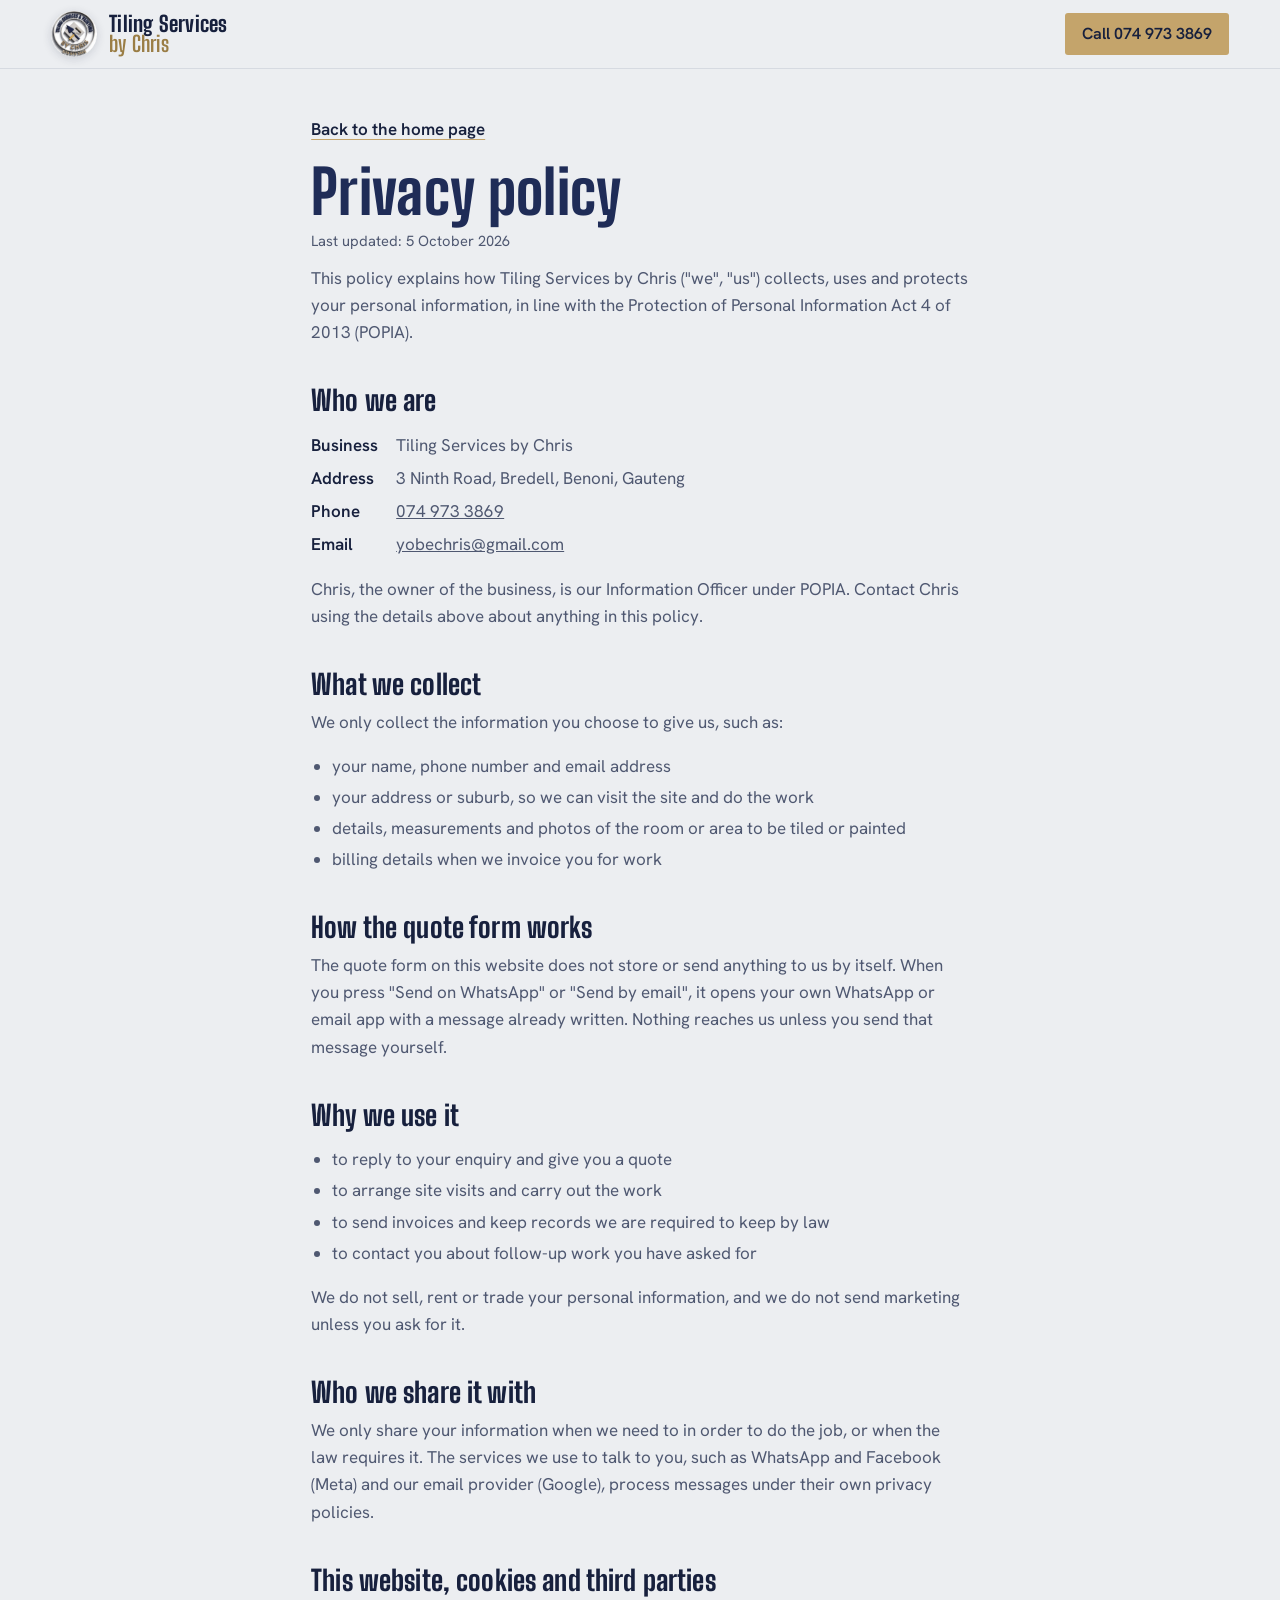
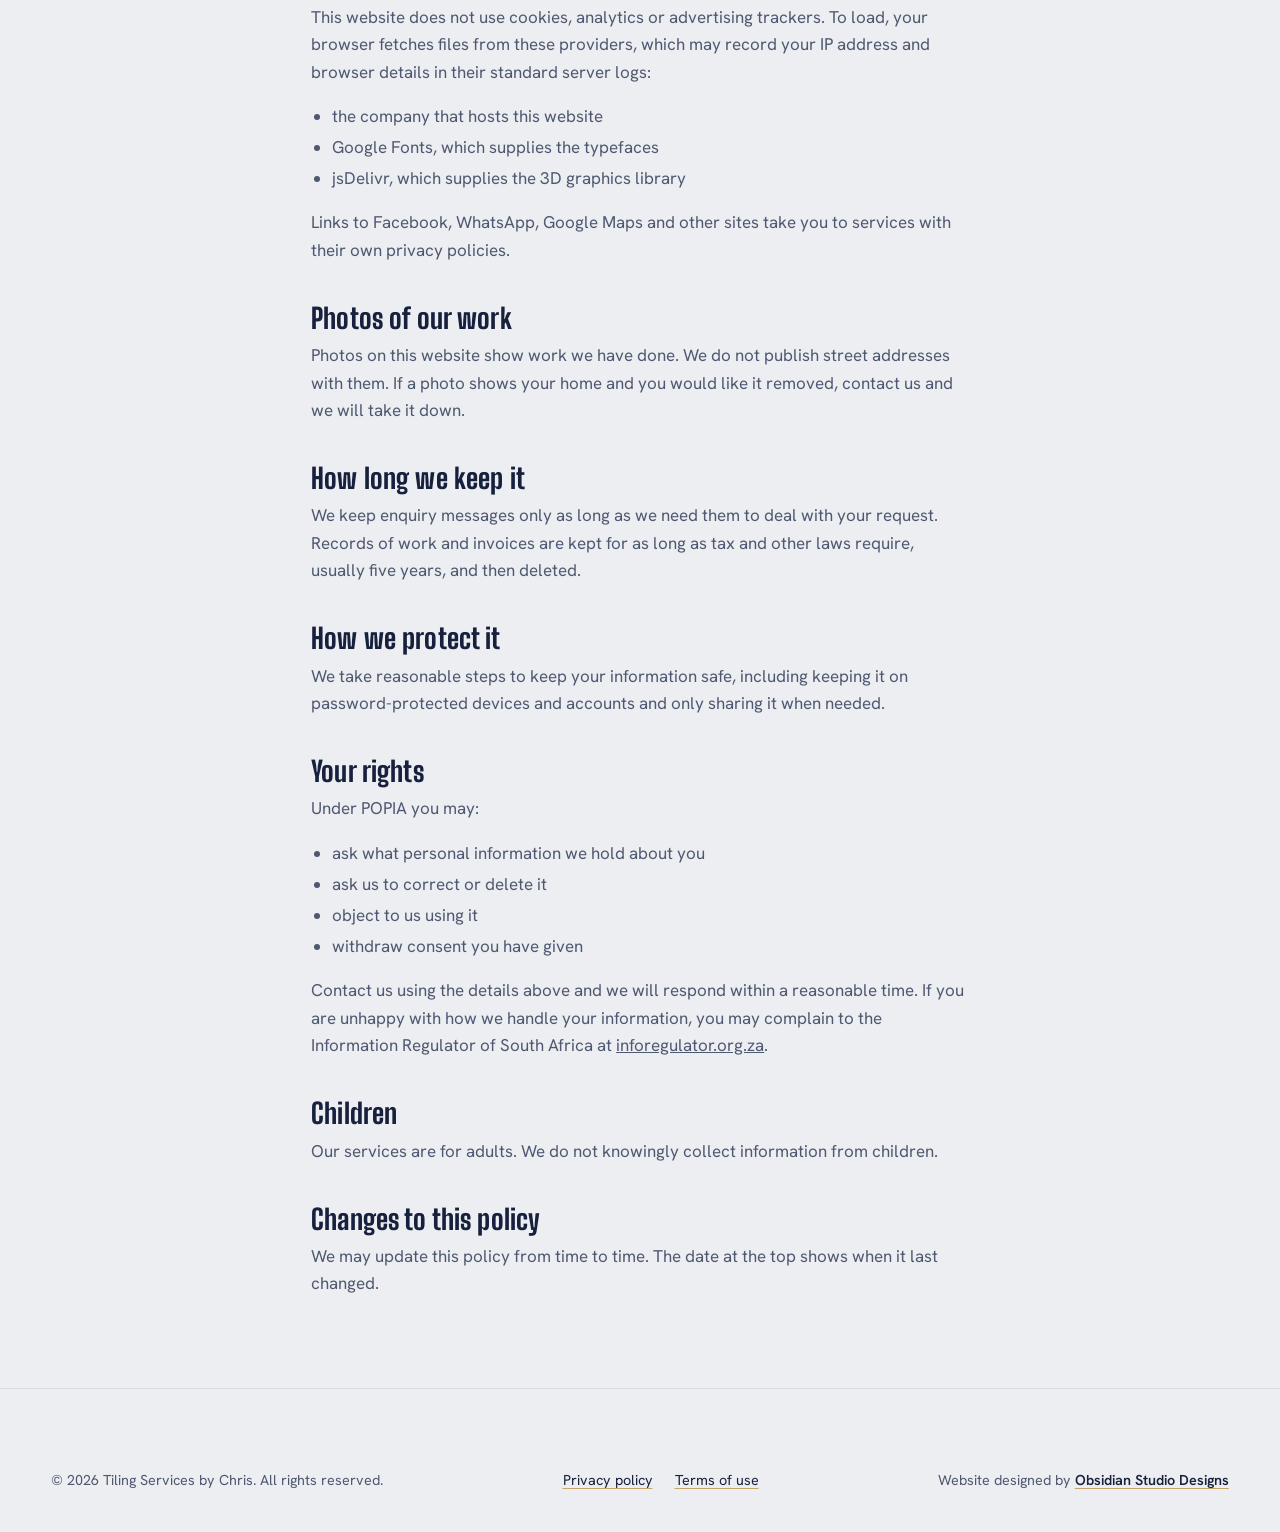
<file: privacy.html>
<!doctype html>
<html lang="en-ZA">
<head>
  <meta charset="utf-8">
  <meta name="viewport" content="width=device-width, initial-scale=1, viewport-fit=cover">
  <title>Privacy Policy | Tiling Services by Chris, Benoni</title>
  <meta name="description" content="How Tiling Services by Chris collects, uses and protects your personal information under the Protection of Personal Information Act (POPIA).">
  <link rel="canonical" href="https://obsidianstudiodesigns.github.io/TilingServicesByChris/privacy.html">
  <meta name="theme-color" content="#1f2c57">
  <link rel="icon" href="assets/brand/favicon-32.png" type="image/png" sizes="32x32">
  <link rel="apple-touch-icon" href="assets/brand/apple-touch-icon.png">
  <meta property="og:title" content="Privacy Policy | Tiling Services by Chris">
  <meta property="og:image" content="https://obsidianstudiodesigns.github.io/TilingServicesByChris/assets/brand/og-image.jpg">
  <link rel="preconnect" href="https://fonts.googleapis.com">
  <link rel="preconnect" href="https://fonts.gstatic.com" crossorigin>
  <link href="https://fonts.googleapis.com/css2?family=Big+Shoulders+Display:wght@600;700;800&family=Hanken+Grotesk:ital,wght@0,400;0,500;0,600;0,700;1,400&display=swap" rel="stylesheet">
  <link rel="stylesheet" href="css/styles.css?v=6">
</head>
<body class="legal-page">
  <header class="site-header is-solid">
    <a class="brand" href="./" aria-label="Tiling Services by Chris home page">
      <img src="assets/brand/logo-mark-256.png" alt="" width="256" height="256">
      <span class="brand-name">Tiling Services <span>by Chris</span></span>
    </a>
    <a class="btn btn-gold header-cta" href="tel:+27749733869">Call 074 973 3869</a>
  </header>

  <main class="legal-main">
    <a class="back-link" href="./">Back to the home page</a>
    <h1>Privacy policy</h1>
    <p class="updated">Last updated: 5 October 2026</p>

    <p>This policy explains how Tiling Services by Chris ("we", "us") collects, uses and protects your personal information, in line with the Protection of Personal Information Act 4 of 2013 (POPIA).</p>

    <h2>Who we are</h2>
    <dl>
      <dt>Business</dt><dd>Tiling Services by Chris</dd>
      <dt>Address</dt><dd>3 Ninth Road, Bredell, Benoni, Gauteng</dd>
      <dt>Phone</dt><dd><a href="tel:+27749733869">074 973 3869</a></dd>
      <dt>Email</dt><dd><a href="mailto:yobechris@gmail.com">yobechris@gmail.com</a></dd>
    </dl>
    <p>Chris, the owner of the business, is our Information Officer under POPIA. Contact Chris using the details above about anything in this policy.</p>

    <h2>What we collect</h2>
    <p>We only collect the information you choose to give us, such as:</p>
    <ul>
      <li>your name, phone number and email address</li>
      <li>your address or suburb, so we can visit the site and do the work</li>
      <li>details, measurements and photos of the room or area to be tiled or painted</li>
      <li>billing details when we invoice you for work</li>
    </ul>

    <h2>How the quote form works</h2>
    <p>The quote form on this website does not store or send anything to us by itself. When you press "Send on WhatsApp" or "Send by email", it opens your own WhatsApp or email app with a message already written. Nothing reaches us unless you send that message yourself.</p>

    <h2>Why we use it</h2>
    <ul>
      <li>to reply to your enquiry and give you a quote</li>
      <li>to arrange site visits and carry out the work</li>
      <li>to send invoices and keep records we are required to keep by law</li>
      <li>to contact you about follow-up work you have asked for</li>
    </ul>
    <p>We do not sell, rent or trade your personal information, and we do not send marketing unless you ask for it.</p>

    <h2>Who we share it with</h2>
    <p>We only share your information when we need to in order to do the job, or when the law requires it. The services we use to talk to you, such as WhatsApp and Facebook (Meta) and our email provider (Google), process messages under their own privacy policies.</p>

    <h2>This website, cookies and third parties</h2>
    <p>This website does not use cookies, analytics or advertising trackers. To load, your browser fetches files from these providers, which may record your IP address and browser details in their standard server logs:</p>
    <ul>
      <li>the company that hosts this website</li>
      <li>Google Fonts, which supplies the typefaces</li>
      <li>jsDelivr, which supplies the 3D graphics library</li>
    </ul>
    <p>Links to Facebook, WhatsApp, Google Maps and other sites take you to services with their own privacy policies.</p>

    <h2>Photos of our work</h2>
    <p>Photos on this website show work we have done. We do not publish street addresses with them. If a photo shows your home and you would like it removed, contact us and we will take it down.</p>

    <h2>How long we keep it</h2>
    <p>We keep enquiry messages only as long as we need them to deal with your request. Records of work and invoices are kept for as long as tax and other laws require, usually five years, and then deleted.</p>

    <h2>How we protect it</h2>
    <p>We take reasonable steps to keep your information safe, including keeping it on password-protected devices and accounts and only sharing it when needed.</p>

    <h2>Your rights</h2>
    <p>Under POPIA you may:</p>
    <ul>
      <li>ask what personal information we hold about you</li>
      <li>ask us to correct or delete it</li>
      <li>object to us using it</li>
      <li>withdraw consent you have given</li>
    </ul>
    <p>Contact us using the details above and we will respond within a reasonable time. If you are unhappy with how we handle your information, you may complain to the Information Regulator of South Africa at <a href="https://inforegulator.org.za" target="_blank" rel="noopener">inforegulator.org.za</a>.</p>

    <h2>Children</h2>
    <p>Our services are for adults. We do not knowingly collect information from children.</p>

    <h2>Changes to this policy</h2>
    <p>We may update this policy from time to time. The date at the top shows when it last changed.</p>
  </main>

  <footer class="site-footer">
    <div class="footer-legal">
      <p>© <span>2026</span> Tiling Services by Chris. All rights reserved.</p>
      <nav class="legal-links" aria-label="Legal">
        <a href="privacy.html" aria-current="page">Privacy policy</a>
        <a href="terms.html">Terms of use</a>
      </nav>
      <p class="credit">Website designed by <a href="https://obsidianstudiodesigns.co.za/" target="_blank" rel="noopener">Obsidian Studio Designs</a></p>
    </div>
  </footer>
</body>
</html>
</file>
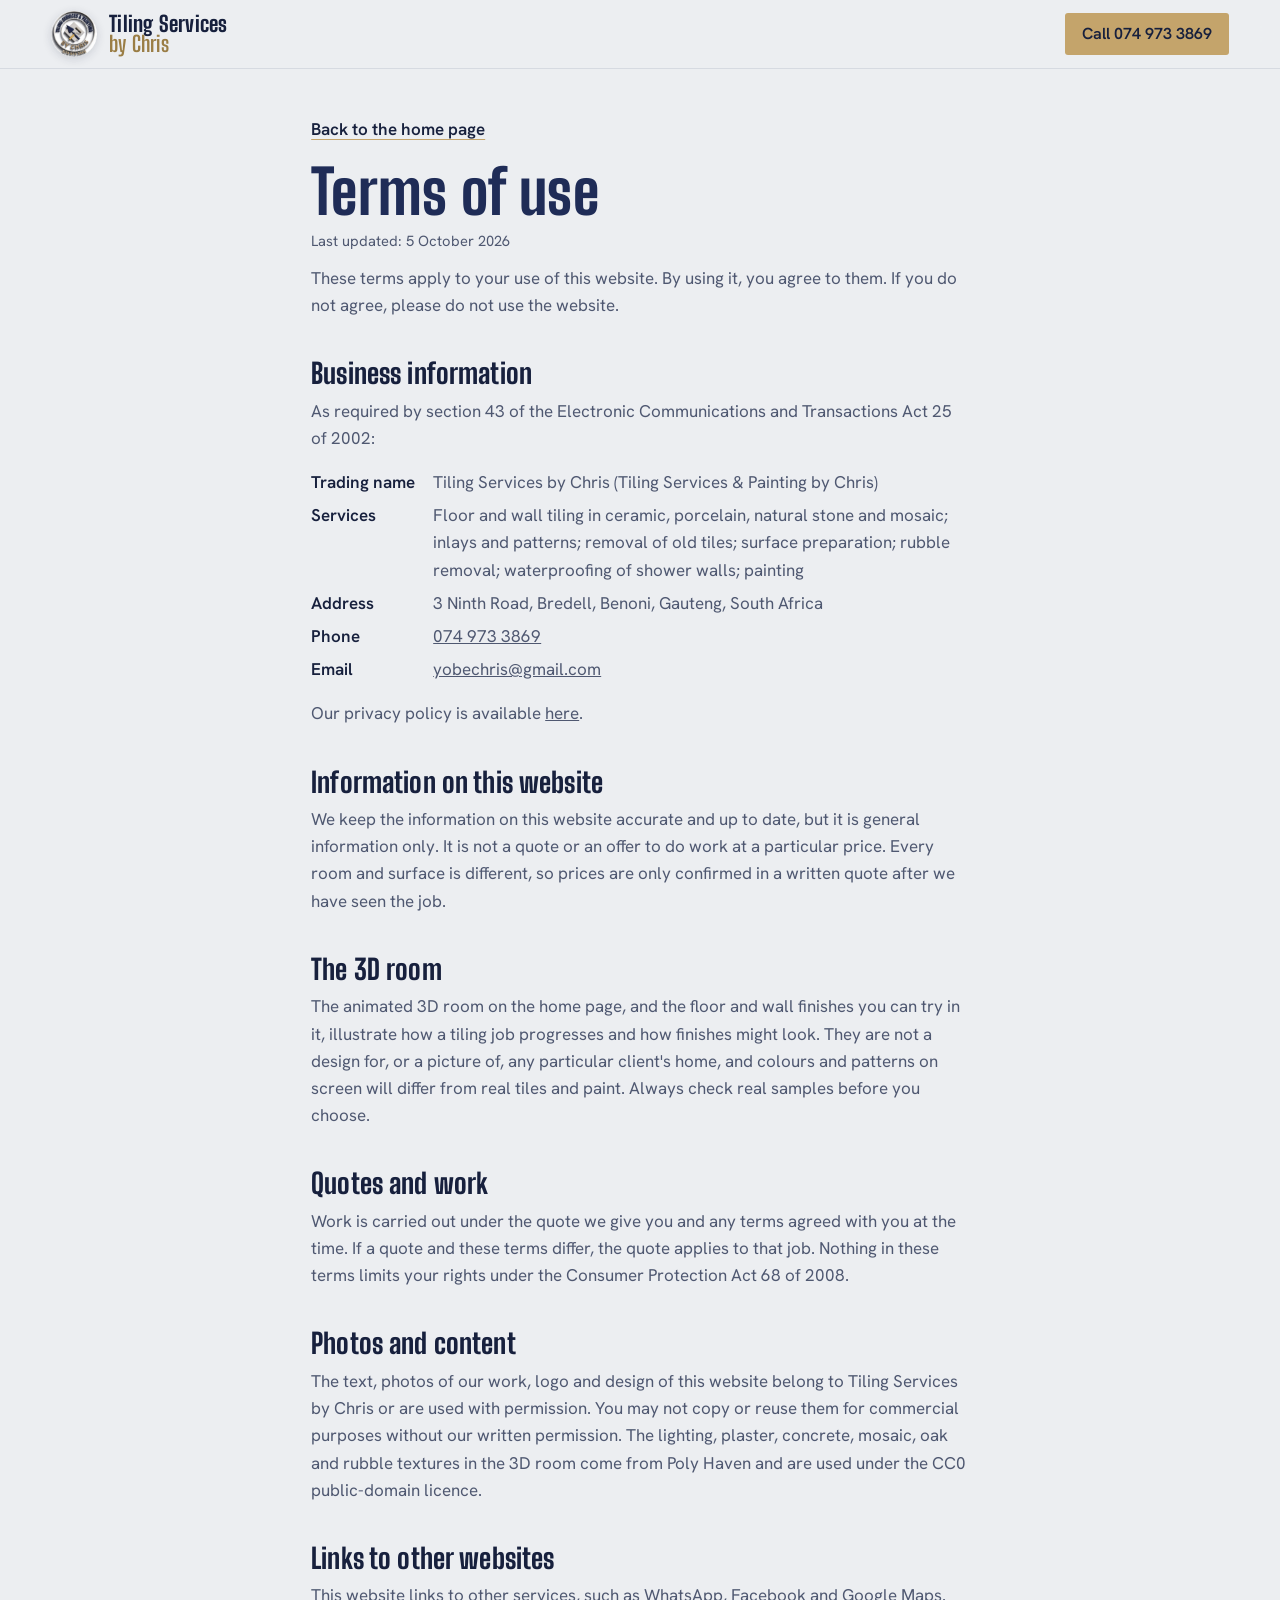
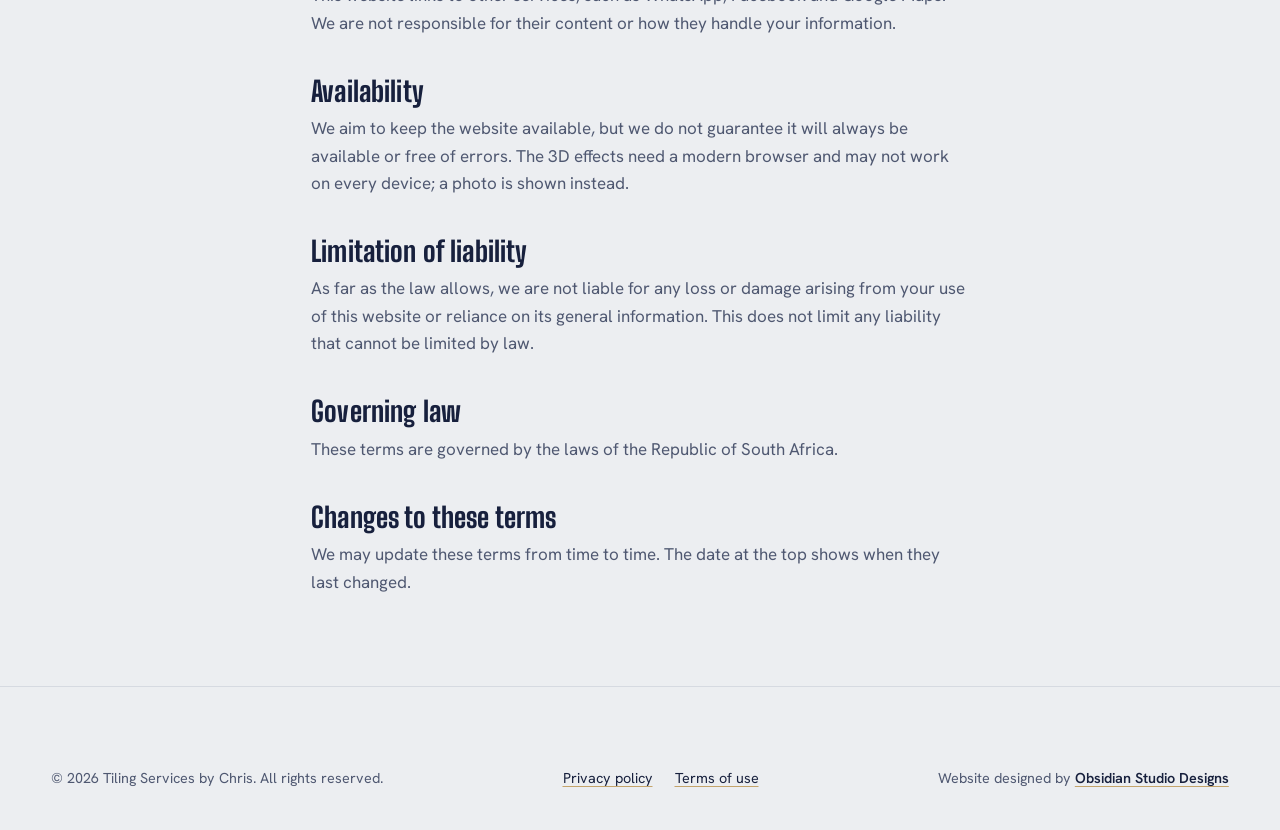
<file: terms.html>
<!doctype html>
<html lang="en-ZA">
<head>
  <meta charset="utf-8">
  <meta name="viewport" content="width=device-width, initial-scale=1, viewport-fit=cover">
  <title>Terms of Use | Tiling Services by Chris, Benoni</title>
  <meta name="description" content="The terms that apply to using the Tiling Services by Chris website, including our business details under the ECT Act.">
  <link rel="canonical" href="https://obsidianstudiodesigns.github.io/TilingServicesByChris/terms.html">
  <meta name="theme-color" content="#1f2c57">
  <link rel="icon" href="assets/brand/favicon-32.png" type="image/png" sizes="32x32">
  <link rel="apple-touch-icon" href="assets/brand/apple-touch-icon.png">
  <meta property="og:title" content="Terms of Use | Tiling Services by Chris">
  <meta property="og:image" content="https://obsidianstudiodesigns.github.io/TilingServicesByChris/assets/brand/og-image.jpg">
  <link rel="preconnect" href="https://fonts.googleapis.com">
  <link rel="preconnect" href="https://fonts.gstatic.com" crossorigin>
  <link href="https://fonts.googleapis.com/css2?family=Big+Shoulders+Display:wght@600;700;800&family=Hanken+Grotesk:ital,wght@0,400;0,500;0,600;0,700;1,400&display=swap" rel="stylesheet">
  <link rel="stylesheet" href="css/styles.css?v=6">
</head>
<body class="legal-page">
  <header class="site-header is-solid">
    <a class="brand" href="./" aria-label="Tiling Services by Chris home page">
      <img src="assets/brand/logo-mark-256.png" alt="" width="256" height="256">
      <span class="brand-name">Tiling Services <span>by Chris</span></span>
    </a>
    <a class="btn btn-gold header-cta" href="tel:+27749733869">Call 074 973 3869</a>
  </header>

  <main class="legal-main">
    <a class="back-link" href="./">Back to the home page</a>
    <h1>Terms of use</h1>
    <p class="updated">Last updated: 5 October 2026</p>

    <p>These terms apply to your use of this website. By using it, you agree to them. If you do not agree, please do not use the website.</p>

    <h2>Business information</h2>
    <p>As required by section 43 of the Electronic Communications and Transactions Act 25 of 2002:</p>
    <dl>
      <dt>Trading name</dt><dd>Tiling Services by Chris (Tiling Services &amp; Painting by Chris)</dd>
      <dt>Services</dt><dd>Floor and wall tiling in ceramic, porcelain, natural stone and mosaic; inlays and patterns; removal of old tiles; surface preparation; rubble removal; waterproofing of shower walls; painting</dd>
      <dt>Address</dt><dd>3 Ninth Road, Bredell, Benoni, Gauteng, South Africa</dd>
      <dt>Phone</dt><dd><a href="tel:+27749733869">074 973 3869</a></dd>
      <dt>Email</dt><dd><a href="mailto:yobechris@gmail.com">yobechris@gmail.com</a></dd>
    </dl>
    <p>Our privacy policy is available <a href="privacy.html">here</a>.</p>

    <h2>Information on this website</h2>
    <p>We keep the information on this website accurate and up to date, but it is general information only. It is not a quote or an offer to do work at a particular price. Every room and surface is different, so prices are only confirmed in a written quote after we have seen the job.</p>

    <h2>The 3D room</h2>
    <p>The animated 3D room on the home page, and the floor and wall finishes you can try in it, illustrate how a tiling job progresses and how finishes might look. They are not a design for, or a picture of, any particular client's home, and colours and patterns on screen will differ from real tiles and paint. Always check real samples before you choose.</p>

    <h2>Quotes and work</h2>
    <p>Work is carried out under the quote we give you and any terms agreed with you at the time. If a quote and these terms differ, the quote applies to that job. Nothing in these terms limits your rights under the Consumer Protection Act 68 of 2008.</p>

    <h2>Photos and content</h2>
    <p>The text, photos of our work, logo and design of this website belong to Tiling Services by Chris or are used with permission. You may not copy or reuse them for commercial purposes without our written permission. The lighting, plaster, concrete, mosaic, oak and rubble textures in the 3D room come from Poly Haven and are used under the CC0 public-domain licence.</p>

    <h2>Links to other websites</h2>
    <p>This website links to other services, such as WhatsApp, Facebook and Google Maps. We are not responsible for their content or how they handle your information.</p>

    <h2>Availability</h2>
    <p>We aim to keep the website available, but we do not guarantee it will always be available or free of errors. The 3D effects need a modern browser and may not work on every device; a photo is shown instead.</p>

    <h2>Limitation of liability</h2>
    <p>As far as the law allows, we are not liable for any loss or damage arising from your use of this website or reliance on its general information. This does not limit any liability that cannot be limited by law.</p>

    <h2>Governing law</h2>
    <p>These terms are governed by the laws of the Republic of South Africa.</p>

    <h2>Changes to these terms</h2>
    <p>We may update these terms from time to time. The date at the top shows when they last changed.</p>
  </main>

  <footer class="site-footer">
    <div class="footer-legal">
      <p>© <span>2026</span> Tiling Services by Chris. All rights reserved.</p>
      <nav class="legal-links" aria-label="Legal">
        <a href="privacy.html">Privacy policy</a>
        <a href="terms.html" aria-current="page">Terms of use</a>
      </nav>
      <p class="credit">Website designed by <a href="https://obsidianstudiodesigns.co.za/" target="_blank" rel="noopener">Obsidian Studio Designs</a></p>
    </div>
  </footer>
</body>
</html>
</file>
<file: css/styles.css>
/* Tiling Services by Chris
   Palette from the logo: navy lettering, gold "By Chris", porcelain white.
   One corner radius (3px, like a rectified tile edge) on everything.
   Grout: the 6px gaps in the services grid are literally grout-coloured joints. */

:root {
  --bg: #eceef1;
  --surface: #f7f8fa;
  --ink: #17203d;
  --muted: #4f5871;
  --navy: #1f2c57;
  --gold: #c4a46b;
  --gold-ink: #17203d;
  --grout: #cfd3da;
  --line: #d6dae1;
  --shade: 23 32 61;
  --radius: 3px;
  --gutter: clamp(16px, 4vw, 56px);
  --header-h: 68px;
  --display: 'Big Shoulders Display', 'Arial Narrow', sans-serif;
  --body: 'Hanken Grotesk', system-ui, sans-serif;
  color-scheme: light;
}
@media (prefers-color-scheme: dark) {
  :root {
    --bg: #0f1430;
    --surface: #161d3e;
    --ink: #e9ecf3;
    --muted: #a9b0c6;
    --navy: #2b3a6e;
    --gold: #d2b682;
    --gold-ink: #121836;
    --grout: #262e52;
    --line: #2b3459;
    --shade: 8 11 28;
    color-scheme: dark;
  }
}

*, *::before, *::after { box-sizing: border-box; }
html { -webkit-text-size-adjust: 100%; scroll-padding-top: calc(var(--header-h) + 12px); }
@media (prefers-reduced-motion: no-preference) { html { scroll-behavior: smooth; } }
html.is-loading { overflow: hidden; }
body {
  margin: 0;
  background: var(--bg);
  color: var(--ink);
  font: 400 17px/1.6 var(--body);
  -webkit-font-smoothing: antialiased;
}
img { max-width: 100%; height: auto; display: block; }
a { color: inherit; }
h1, h2, h3 { font-family: var(--display); font-weight: 800; line-height: 1.02; letter-spacing: 0.005em; margin: 0; text-wrap: balance; }
h2 { font-size: clamp(2.3rem, 4.6vw, 3.6rem); }
h3 { font-size: 1.6rem; font-weight: 700; line-height: 1.08; }
p { margin: 0; }
:focus-visible { outline: 3px solid var(--gold); outline-offset: 3px; border-radius: var(--radius); }
.visually-hidden { position: absolute !important; width: 1px; height: 1px; overflow: hidden; clip: rect(0 0 0 0); white-space: nowrap; }
.skip-link { position: absolute; left: 12px; top: -60px; z-index: 100; background: var(--navy); color: #fff; padding: 10px 16px; border-radius: var(--radius); }
.skip-link:focus { top: 12px; }

/* ----- buttons ----- */
.btn {
  display: inline-flex; align-items: center; justify-content: center; gap: 8px;
  min-height: 48px; padding: 0 22px; border-radius: var(--radius); border: 1.5px solid transparent;
  font: 600 1rem/1 var(--body); text-decoration: none; white-space: nowrap; cursor: pointer;
  transition: transform .18s cubic-bezier(.2, .8, .2, 1), background-color .2s, border-color .2s, color .2s;
}
.btn:active { transform: translateY(1px) scale(.985); }
.btn-gold { background: var(--gold); color: var(--gold-ink); }
.btn-gold:hover { background: color-mix(in srgb, var(--gold) 86%, #fff); }
.btn-line { border-color: currentColor; color: var(--ink); background: transparent; }
.btn-line:hover { background: color-mix(in srgb, var(--ink) 8%, transparent); }
.text-link { font-weight: 600; text-decoration: underline; text-decoration-thickness: 1.5px; text-underline-offset: 4px; text-decoration-color: var(--gold); }
.text-link:hover { text-decoration-thickness: 3px; }

/* ----- loader: a 3 x 3 floor that gets tiled as the room loads ----- */
.loader {
  position: fixed; inset: 0; z-index: 90; display: grid; place-items: center;
  background: var(--bg); transition: opacity .6s ease, visibility .6s;
  --fill: 0;
}
.loader.is-done { opacity: 0; visibility: hidden; }
.loader-inner { display: grid; justify-items: center; gap: 20px; }
.loader-logo { width: 96px; height: 96px; border-radius: 50%; background: #fff; box-shadow: 0 6px 24px rgb(var(--shade) / .14); }
.loader-grid { display: grid; grid-template-columns: repeat(3, 26px); gap: 3px; padding: 3px; background: var(--grout); border-radius: var(--radius); }
.loader-grid span { width: 26px; height: 26px; border-radius: 1px; background: var(--bg); transition: background-color .25s, transform .25s; }
.loader-grid span.on { background: var(--surface); box-shadow: inset 0 0 0 1px rgb(255 255 255 / .5), 0 1px 2px rgb(var(--shade) / .2); }
.loader-text { font-size: .95rem; color: var(--muted); font-variant-numeric: tabular-nums; }

/* ----- header ----- */
.site-header {
  position: fixed; inset: 0 0 auto; z-index: 50; height: var(--header-h);
  display: flex; align-items: center; gap: 28px; padding: 0 var(--gutter);
  transition: background-color .3s, box-shadow .3s, backdrop-filter .3s;
}
.site-header.is-solid { background: color-mix(in srgb, var(--bg) 88%, transparent); backdrop-filter: blur(14px) saturate(1.4); -webkit-backdrop-filter: blur(14px) saturate(1.4); box-shadow: 0 1px 0 var(--line); }
.brand { display: flex; align-items: center; gap: 12px; text-decoration: none; margin-right: auto; }
.brand img { width: 46px; height: 46px; border-radius: 50%; background: #fff; box-shadow: 0 2px 10px rgb(var(--shade) / .16); }
.brand-name { font: 800 1.35rem/0.95 var(--display); color: var(--ink); letter-spacing: .01em; }
.brand-name span { display: block; color: var(--gold); font-weight: 700; }
@media (prefers-color-scheme: light) { .brand-name span { color: #9a7d45; } }
.main-nav { display: flex; gap: 26px; }
.main-nav a { text-decoration: none; font-weight: 500; font-size: .98rem; padding: 6px 0; background: linear-gradient(var(--gold), var(--gold)) 0 100% / 0 2px no-repeat; transition: background-size .25s; }
.main-nav a:hover { background-size: 100% 2px; }
.header-cta { min-height: 42px; padding: 0 16px; }
@media (max-width: 900px) { .main-nav { display: none; } }
@media (max-width: 560px) { .header-cta span { display: none; } .header-cta { width: 44px; padding: 0; } .brand-name { font-size: 1.15rem; } }

/* ----- the pinned 3D stage ----- */
.scrolly { position: relative; }
.stage {
  position: sticky; top: 0; height: 100vh; height: 100dvh; overflow: hidden;
  background: #dfe2e6;
}
.stage canvas { position: absolute; inset: 0; z-index: 0; width: 100% !important; height: 100% !important; opacity: 0; transition: opacity 1s ease; }
.stage.is-ready canvas { opacity: 1; }
.stage.is-cut canvas { opacity: 0; transition-duration: .22s; }
.stage-poster { position: absolute; inset: 0; width: 100%; height: 100%; object-fit: cover; object-position: 50% 60%; }
.stage.is-ready .stage-poster { visibility: hidden; transition: visibility 0s 1s; }
.stage-shade {
  position: absolute; inset: 0; z-index: 1; pointer-events: none;
  background:
    linear-gradient(180deg, rgb(236 238 241 / .75) 0, rgb(236 238 241 / 0) 120px),
    linear-gradient(90deg, rgb(236 238 241 / .93) 0%, rgb(236 238 241 / .78) 28%, rgb(236 238 241 / 0) 52%);
}
@media (prefers-color-scheme: dark) {
  .stage-shade { background: linear-gradient(180deg, rgb(15 20 48 / .7) 0, rgb(15 20 48 / 0) 120px), linear-gradient(90deg, rgb(15 20 48 / .9) 0%, rgb(15 20 48 / .74) 30%, rgb(15 20 48 / 0) 56%); }
}
.scrolly-content { position: relative; margin-top: -100vh; margin-top: -100dvh; z-index: 2; }
/* the text layer scrolls over the pinned room: let clicks through its empty areas to the finish picker */
.scrolly-content { pointer-events: none; }
.scrolly-content .hero-copy, .scrolly-content .step-card { pointer-events: auto; }

/* finish picker, over the room */
.picker {
  position: absolute; right: var(--gutter); bottom: 32px; z-index: 3;
  width: 268px; padding: 16px 18px 14px; border-radius: var(--radius);
  background: color-mix(in srgb, var(--surface) 80%, transparent);
  backdrop-filter: blur(16px) saturate(1.5); -webkit-backdrop-filter: blur(16px) saturate(1.5);
  box-shadow: 0 1px 0 rgb(255 255 255 / .35) inset, 0 18px 50px rgb(var(--shade) / .22);
  transition: opacity .4s, transform .4s cubic-bezier(.2, .8, .2, 1), visibility .4s;
}
.picker[hidden] { display: block; opacity: 0; visibility: hidden; transform: translateY(12px); }
.picker-title { font: 700 1.25rem/1 var(--display); margin-bottom: 12px; }
.picker-row { display: grid; grid-template-columns: 52px 1fr; align-items: center; margin-bottom: 10px; }
.picker-label { font-size: .85rem; color: var(--muted); font-weight: 600; }
.swatches { display: flex; gap: 8px; }
.swatch {
  width: 38px; height: 38px; padding: 0; border-radius: var(--radius); cursor: pointer;
  border: 1px solid rgb(var(--shade) / .2);
  background-color: var(--sw-c, #ccc); background-position: center; background-size: cover;
  box-shadow: inset 0 1px 0 rgb(255 255 255 / .5);
  transition: transform .18s, box-shadow .18s;
}
.swatch:hover { transform: translateY(-2px); }
.swatch[aria-checked="true"] { box-shadow: 0 0 0 2px var(--surface), 0 0 0 4px var(--gold); }
.picker-now { font-size: .85rem; color: var(--muted); margin-top: 4px; }
@media (max-width: 760px) {
  .picker { left: 16px; right: 16px; width: auto; bottom: calc(76px + env(safe-area-inset-bottom)); padding: 12px 14px; display: grid; grid-template-columns: 1fr 1fr; gap: 0 12px; }
  .picker[hidden] { display: grid; }
  .picker-title, .picker-now { grid-column: 1 / -1; }
  .picker-title { font-size: 1.1rem; margin-bottom: 8px; }
  .picker-row { grid-template-columns: 1fr; gap: 6px; margin-bottom: 4px; }
  .swatch { width: 32px; height: 32px; }
  .swatches { gap: 6px; }
}

/* ----- hero ----- */
.hero {
  min-height: 100vh; min-height: 100dvh; display: flex; align-items: center;
  padding: calc(var(--header-h) + 24px) var(--gutter) 96px;
}
.hero-copy { max-width: 640px; }
.hero h1 { font-size: clamp(3.3rem, 6.4vw, 5.9rem); line-height: .94; letter-spacing: -.005em; color: var(--navy); }
@media (prefers-color-scheme: dark) { .hero h1 { color: var(--ink); } }
.lead { margin-top: 22px; font-size: clamp(1.08rem, 1.4vw, 1.25rem); max-width: 44ch; color: var(--ink); }
.hero-actions { display: flex; flex-wrap: wrap; gap: 12px; margin-top: 30px; }
@media (max-width: 760px) {
  .hero { align-items: flex-end; padding-bottom: 236px; }
  .hero-actions { display: none; }
  .lead { font-size: 1.02rem; margin-top: 14px; }
  .stage-shade { background: linear-gradient(0deg, rgb(236 238 241 / .96) 0%, rgb(236 238 241 / .86) 46%, rgb(236 238 241 / 0) 70%); }
  .hero h1 { font-size: clamp(2.9rem, 13vw, 4rem); }
}
@media (max-width: 760px) and (prefers-color-scheme: dark) {
  .stage-shade { background: linear-gradient(0deg, rgb(15 20 48 / .95) 0%, rgb(15 20 48 / .82) 46%, rgb(15 20 48 / 0) 70%); }
}

/* ----- process: step cards scroll over the pinned room ----- */
.process { padding: 0 var(--gutter) 30vh; }
.step-card {
  width: min(430px, 100%); padding: 26px 28px; border-radius: var(--radius);
  background: color-mix(in srgb, var(--surface) 90%, transparent);
  backdrop-filter: blur(18px) saturate(1.4); -webkit-backdrop-filter: blur(18px) saturate(1.4);
  box-shadow: 0 1px 0 rgb(255 255 255 / .4) inset, 0 20px 60px rgb(var(--shade) / .18);
  transition: opacity .5s, transform .5s cubic-bezier(.2, .8, .2, 1);
}
.process-intro { margin: 0 0 60vh; }
.process-intro h2 { font-size: clamp(2.1rem, 3.6vw, 2.9rem); margin-bottom: 12px; }
.process-intro p, .step-card p { color: var(--muted); }
.steps { list-style: none; margin: 0; padding: 0; }
.step { min-height: 100vh; display: flex; align-items: center; }
.step-card { position: relative; }
.step-no {
  display: inline-grid; place-items: center; width: 40px; height: 40px; margin-bottom: 14px;
  border-radius: var(--radius); background: var(--navy); color: #fff; font: 800 1.35rem/1 var(--display);
}
.step h3 { margin-bottom: 8px; font-size: 1.85rem; }
.step-photo { margin: 18px 0 0; }
.step-photo img { width: 100%; aspect-ratio: 4 / 3; object-fit: cover; border-radius: var(--radius); }
.step-photo figcaption { font-size: .85rem; color: var(--muted); margin-top: 8px; }
@media (prefers-reduced-motion: no-preference) {
  .step .step-card { opacity: .35; transform: translateY(18px); }
  .step.is-active .step-card { opacity: 1; transform: none; }
}
@media (max-width: 760px) {
  .process { padding-bottom: 20vh; }
  .step { align-items: flex-end; padding-bottom: 32px; }
  .step-card { padding: 20px; }
  .step-photo { display: none; }
}

/* ----- services: a tiled wall, with grout joints between ----- */
.services { position: relative; z-index: 3; background: var(--bg); padding: 120px var(--gutter) 110px; }
.services-head { max-width: 640px; margin-bottom: 44px; }
.services-head p { margin-top: 14px; color: var(--muted); font-size: 1.12rem; }
.tile-grid {
  list-style: none; margin: 0; padding: 6px;
  display: grid; gap: 6px; grid-template-columns: repeat(4, 1fr); grid-auto-rows: minmax(210px, auto);
  grid-template-areas:
    "main main pat pat"
    "main main a b"
    "c mem paint paint";
  background: var(--grout); border-radius: var(--radius);
}
.tile-grid > li {
  position: relative; overflow: hidden; border-radius: 2px; padding: 26px;
  background: var(--surface);
  display: flex; flex-direction: column; justify-content: flex-end; gap: 8px;
  box-shadow: inset 0 1px 0 rgb(255 255 255 / .45), inset 0 -1px 0 rgb(var(--shade) / .05);
}
.tile-grid p { color: var(--muted); max-width: 40ch; }
.t-main { grid-area: main; padding: 0 !important; justify-content: flex-end; min-height: 440px; }
.t-main img { position: absolute; inset: 0; width: 100%; height: 100%; object-fit: cover; object-position: 50% 70%; }
.t-main .t-body { position: relative; padding: 80px 28px 28px; background: linear-gradient(0deg, rgb(15 20 48 / .86), rgb(15 20 48 / 0)); color: #fff; }
.t-main .t-body h3 { font-size: 2.2rem; }
.t-main .t-body p { color: rgb(255 255 255 / .86); }
.t-pattern { grid-area: pat; background: url(../assets/3d/tile-marble.jpg) 30% 40% / 560px !important; }
.t-pattern::before {
  content: ""; position: absolute; inset: 0;
  background:
    linear-gradient(90deg, transparent calc(50% - 2px), var(--grout) calc(50% - 2px) calc(50% + 2px), transparent calc(50% + 2px)),
    linear-gradient(0deg, rgb(247 248 250 / .92) 0%, rgb(247 248 250 / .4) 60%, rgb(247 248 250 / 0) 100%);
}
@media (prefers-color-scheme: dark) { .t-pattern::before { background: linear-gradient(90deg, transparent calc(50% - 2px), var(--grout) calc(50% - 2px) calc(50% + 2px), transparent calc(50% + 2px)), linear-gradient(0deg, rgb(22 29 62 / .94) 0%, rgb(22 29 62 / .55) 60%, rgb(22 29 62 / .1) 100%); } }
.t-pattern > * { position: relative; }
.tile-grid > li:nth-child(3) { grid-area: a; }
.tile-grid > li:nth-child(4) { grid-area: b; }
.tile-grid > li:nth-child(5) { grid-area: c; }
.t-membrane { grid-area: mem; background: #44596c !important; color: #fff; }
.t-membrane p { color: rgb(255 255 255 / .82); }
.t-membrane::before { content: ""; position: absolute; inset: 0; opacity: .35; background: repeating-linear-gradient(100deg, transparent 0 14px, rgb(255 255 255 / .06) 14px 22px, transparent 22px 40px); }
.t-membrane > * { position: relative; }
.t-paint { grid-area: paint; background: var(--navy) !important; color: #fff; }
.t-paint p { color: rgb(255 255 255 / .84); }
.t-paint .text-link { margin-top: 6px; align-self: flex-start; color: #fff; }
@media (max-width: 1000px) {
  .tile-grid { grid-template-columns: repeat(2, 1fr); grid-template-areas: "main main" "pat pat" "a b" "c mem" "paint paint"; }
  .t-main { min-height: 380px; }
}
@media (max-width: 560px) {
  .services { padding-top: 84px; }
  .tile-grid { grid-template-columns: 1fr; grid-template-areas: "main" "pat" "a" "b" "c" "mem" "paint"; grid-auto-rows: auto; }
  .tile-grid > li { min-height: 150px; padding: 22px; }
}

/* ----- Montana job: a sideways strip of the job in order ----- */
.job-strip { padding: 110px 0 100px; background: var(--surface); border-block: 1px solid var(--line); }
.strip-head { padding: 0 var(--gutter); max-width: 760px; margin-bottom: 36px; }
.strip-head p { margin-top: 12px; color: var(--muted); font-size: 1.1rem; }
.strip {
  display: grid; grid-auto-flow: column; grid-auto-columns: clamp(250px, 26vw, 360px); gap: 16px;
  overflow-x: auto; scroll-snap-type: x mandatory; padding: 0 var(--gutter) 18px; scroll-padding: 0 var(--gutter);
  scrollbar-width: thin; scrollbar-color: var(--gold) transparent;
}
.strip figure { margin: 0; scroll-snap-align: start; }
.strip figcaption { margin-top: 10px; font-size: .92rem; color: var(--muted); }
.work-open { display: block; width: 100%; padding: 0; border: 0; background: none; cursor: zoom-in; border-radius: var(--radius); overflow: hidden; }
.work-open img { width: 100%; aspect-ratio: 3 / 4; object-fit: cover; transition: transform .6s cubic-bezier(.2, .8, .2, 1); }
.work-open:hover img { transform: scale(1.04); }

/* ----- more jobs ----- */
.jobs { padding: 110px var(--gutter) 90px; display: grid; gap: 100px; }
.job { display: grid; gap: 28px; }
.job-copy p { margin-top: 10px; color: var(--muted); max-width: 52ch; font-size: 1.06rem; }
.job h3 { font-size: clamp(2rem, 3.4vw, 2.7rem); font-weight: 800; }
.job-indoor { grid-template-columns: minmax(0, 1fr) minmax(0, 2.2fr); align-items: start; }
.job-indoor .job-copy { position: sticky; top: calc(var(--header-h) + 30px); }
.job-grid { display: grid; grid-template-columns: 1.3fr 1fr 1fr; grid-template-rows: auto auto; gap: 14px; }
.job-grid figure { margin: 0; }
.job-grid figcaption { margin-top: 8px; font-size: .9rem; color: var(--muted); }
.g-a { grid-row: span 2; }
.g-a .work-open img { aspect-ratio: auto; height: 100%; min-height: 100%; }
.g-a .work-open { height: calc(100% - 30px); }
.g-d { grid-column: 2 / span 2; }
.g-d .work-open img { aspect-ratio: 16 / 9; object-position: 50% 70%; }
.job-patio .job-copy { max-width: 640px; }
.job-steps { list-style: none; margin: 0; padding: 0; display: grid; grid-template-columns: repeat(3, 1fr); gap: 14px; counter-reset: s; }
.job-steps li { counter-increment: s; }
.job-steps li p { margin-top: 10px; font-weight: 600; display: flex; gap: 10px; align-items: baseline; }
.job-steps li p::before { content: counter(s); font: 800 1.2rem/1 var(--display); color: var(--gold); }
.job-steps .work-open img { aspect-ratio: 4 / 5; }
.jobs-more { margin-top: -40px; }
@media (max-width: 900px) {
  .job-indoor { grid-template-columns: 1fr; }
  .job-indoor .job-copy { position: static; }
  .job-grid { grid-template-columns: 1fr 1fr; }
  .g-a { grid-row: auto; grid-column: 1 / -1; }
  .g-a .work-open { height: auto; }
  .g-a .work-open img { aspect-ratio: 4 / 3; height: auto; object-position: 50% 65%; }
  .g-d { grid-column: 1 / -1; }
}
@media (max-width: 560px) { .job-steps { grid-template-columns: 1fr; } .job-steps .work-open img { aspect-ratio: 4 / 3; } .jobs { gap: 72px; } }

/* ----- contact ----- */
.contact {
  padding: 110px var(--gutter); background: var(--navy); color: #fff;
  display: grid; grid-template-columns: minmax(0, 1.05fr) minmax(0, 1fr); gap: clamp(32px, 6vw, 90px); align-items: start;
  --ink: #f2f4f8; --muted: #c4cada;
}
.contact-side { display: grid; grid-template-columns: 160px 1fr; gap: 28px; align-items: start; }
.contact-photo { margin: 0; }
.contact-photo img { border-radius: var(--radius); aspect-ratio: 3 / 4; object-fit: cover; object-position: 50% 30%; }
.contact h2 { color: #fff; }
.contact-info > p { margin-top: 14px; color: var(--muted); max-width: 46ch; }
.contact-lines { margin: 28px 0 0; display: grid; gap: 14px; }
.contact-lines div { display: grid; gap: 2px; }
.contact-lines dt { font-size: .82rem; color: var(--gold); font-weight: 600; }
.contact-lines dd { margin: 0; font-size: 1.15rem; font-weight: 500; }
.contact-lines a { text-decoration: none; border-bottom: 1px solid rgb(255 255 255 / .3); }
.contact-lines a:hover { border-color: var(--gold); }
.quote-form {
  background: var(--surface); color: var(--ink); padding: clamp(22px, 3vw, 36px); border-radius: var(--radius);
  display: grid; gap: 16px; box-shadow: 0 30px 80px rgb(0 0 0 / .28);
  --ink: #17203d; --muted: #4f5871;
}
@media (prefers-color-scheme: dark) { .quote-form { --ink: #e9ecf3; --muted: #a9b0c6; } }
.field { display: grid; gap: 6px; }
.field-row { display: grid; grid-template-columns: 1fr 1fr; gap: 14px; }
label { font-weight: 600; font-size: .95rem; }
.opt { font-weight: 400; color: var(--muted); }
input, select, textarea {
  width: 100%; font: inherit; font-size: 16px; color: var(--ink); background: var(--bg);
  border: 1.5px solid var(--line); border-radius: var(--radius); padding: 11px 12px; min-height: 46px;
}
textarea { resize: vertical; min-height: 110px; }
input::placeholder, textarea::placeholder { color: color-mix(in srgb, var(--muted) 85%, transparent); }
input:focus, select:focus, textarea:focus { outline: none; border-color: var(--gold); box-shadow: 0 0 0 3px color-mix(in srgb, var(--gold) 35%, transparent); }
[aria-invalid="true"] { border-color: #c2412f; }
.form-error { color: #b23a2a; font-weight: 600; }
@media (prefers-color-scheme: dark) { .form-error { color: #ff8f7d; } }
.form-actions { display: flex; flex-wrap: wrap; gap: 12px; }
.form-note { font-size: .86rem; color: var(--muted); }
@media (max-width: 900px) { .contact { grid-template-columns: 1fr; } }
@media (max-width: 560px) { .contact-side { grid-template-columns: 1fr; } .contact-photo { max-width: 180px; } .field-row { grid-template-columns: 1fr; } }

/* ----- footer ----- */
.site-footer { padding: 56px var(--gutter) 40px; background: var(--bg); border-top: 1px solid var(--line); }
.footer-top { display: flex; flex-wrap: wrap; gap: 32px 56px; align-items: center; padding-bottom: 32px; border-bottom: 1px solid var(--line); }
.footer-logo { width: 92px; height: 92px; border-radius: 50%; background: #fff; box-shadow: 0 4px 18px rgb(var(--shade) / .14); }
.footer-cols { display: flex; flex-wrap: wrap; gap: 20px 56px; color: var(--muted); }
.footer-cols a { text-decoration: none; color: var(--ink); }
.footer-cols a:hover { text-decoration: underline; text-decoration-color: var(--gold); }
.footer-legal { display: flex; flex-wrap: wrap; gap: 12px 32px; align-items: center; justify-content: space-between; padding-top: 24px; font-size: .9rem; color: var(--muted); }
.legal-links { display: flex; gap: 22px; }
.legal-links a, .credit a { color: var(--ink); text-decoration-color: var(--gold); text-underline-offset: 3px; }
.credit a { font-weight: 600; }
@media (max-width: 760px) { .site-footer { padding-bottom: calc(96px + env(safe-area-inset-bottom)); } }

/* ----- mobile quick-contact bar ----- */
.mobile-bar { display: none; }
@media (max-width: 760px) {
  .mobile-bar {
    display: grid; grid-template-columns: 1fr 1fr; gap: 8px; position: fixed; z-index: 60; left: 0; right: 0; bottom: 0;
    padding: 8px 12px calc(8px + env(safe-area-inset-bottom)); background: color-mix(in srgb, var(--bg) 92%, transparent);
    backdrop-filter: blur(12px); -webkit-backdrop-filter: blur(12px); box-shadow: 0 -1px 0 var(--line);
  }
  .mobile-bar a { display: grid; place-items: center; min-height: 48px; border-radius: var(--radius); text-decoration: none; font-weight: 700; border: 1.5px solid var(--ink); }
  .mobile-bar .mb-wa { background: var(--gold); color: var(--gold-ink); border-color: var(--gold); }
}

/* ----- photo viewer ----- */
.lightbox { padding: 0; border: 0; background: transparent; max-width: 100vw; max-height: 100vh; width: 100vw; height: 100vh; }
.lightbox::backdrop { background: rgb(8 11 28 / .92); }
.lightbox[open] { display: grid; place-items: center; }
.lightbox-img { max-width: min(92vw, 1100px); max-height: 82vh; width: auto; border-radius: var(--radius); }
.lightbox-caption { position: absolute; left: 0; right: 0; bottom: 4vh; text-align: center; color: #fff; padding: 0 70px; }
.lb-btn { position: absolute; width: 52px; height: 52px; border-radius: 50%; border: 0; background: rgb(255 255 255 / .14); color: #fff; font-size: 2rem; line-height: 1; cursor: pointer; }
.lb-btn:hover { background: rgb(255 255 255 / .26); }
.lb-prev { left: 2vw; top: 50%; translate: 0 -50%; }
.lb-next { right: 2vw; top: 50%; translate: 0 -50%; }
.lb-close { right: 2vw; top: 2vw; }

/* ----- legal pages ----- */
.legal-page .site-header { position: sticky; }
.legal-main { max-width: 760px; margin: 0 auto; padding: 48px var(--gutter) 90px; }
.legal-main h1 { font-size: clamp(2.6rem, 6vw, 3.8rem); color: var(--navy); margin: 18px 0 6px; }
@media (prefers-color-scheme: dark) { .legal-main h1 { color: var(--ink); } }
.legal-main h2 { font-size: 1.75rem; margin: 40px 0 10px; }
.legal-main p, .legal-main li, .legal-main dd { color: var(--muted); }
.legal-main p + p { margin-top: 12px; }
.legal-main ul { padding-left: 1.2em; }
.legal-main li { margin: 4px 0; }
.legal-main dl { display: grid; grid-template-columns: max-content 1fr; gap: 6px 18px; }
.legal-main dt { font-weight: 600; }
.legal-main dd { margin: 0; }
.updated { font-size: .92rem; }
.back-link { font-weight: 600; text-decoration-color: var(--gold); text-underline-offset: 4px; }

@media (prefers-reduced-motion: reduce) {
  *, *::before, *::after { transition-duration: .01ms !important; animation-duration: .01ms !important; }
}
</file>
